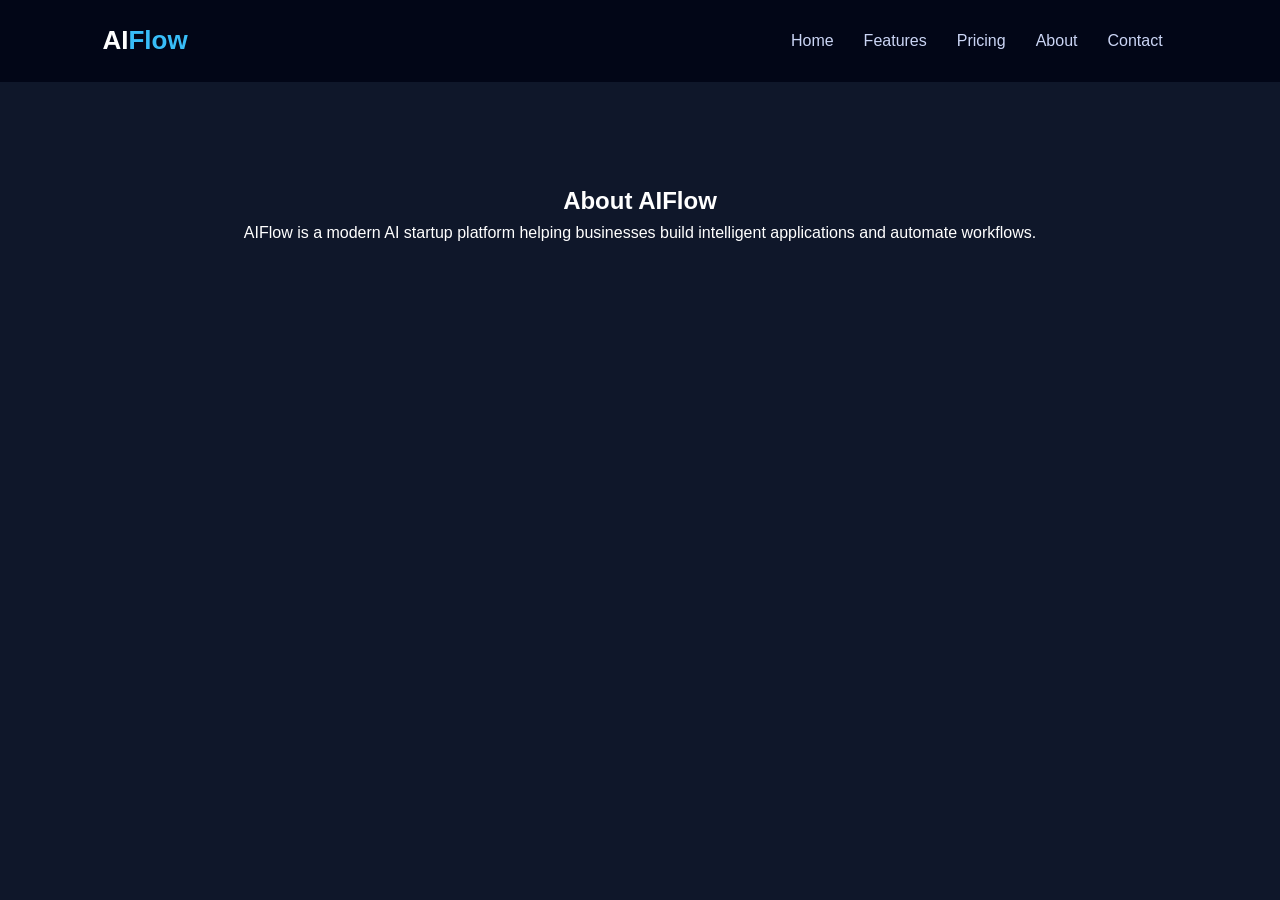
<file: about.html>
<!DOCTYPE html>
<html lang="en">
<head>

<meta charset="UTF-8">
<meta name="viewport" content="width=device-width, initial-scale=1.0">

<title>About AIFlow</title>

<link rel="stylesheet" href="style.css">

</head>

<body>

<header class="navbar">

<h2 class="logo">AI<span>Flow</span></h2>

<nav>

<a href="index.html">Home</a>
<a href="features.html">Features</a>
<a href="pricing.html">Pricing</a>
<a href="about.html">About</a>
<a href="contact.html">Contact</a>

</nav>

</header>


<section class="page">

<h1>About AIFlow</h1>

<p>
AIFlow is a modern AI startup platform helping businesses
build intelligent applications and automate workflows.
</p>

</section>

</body>
</html>
</file>
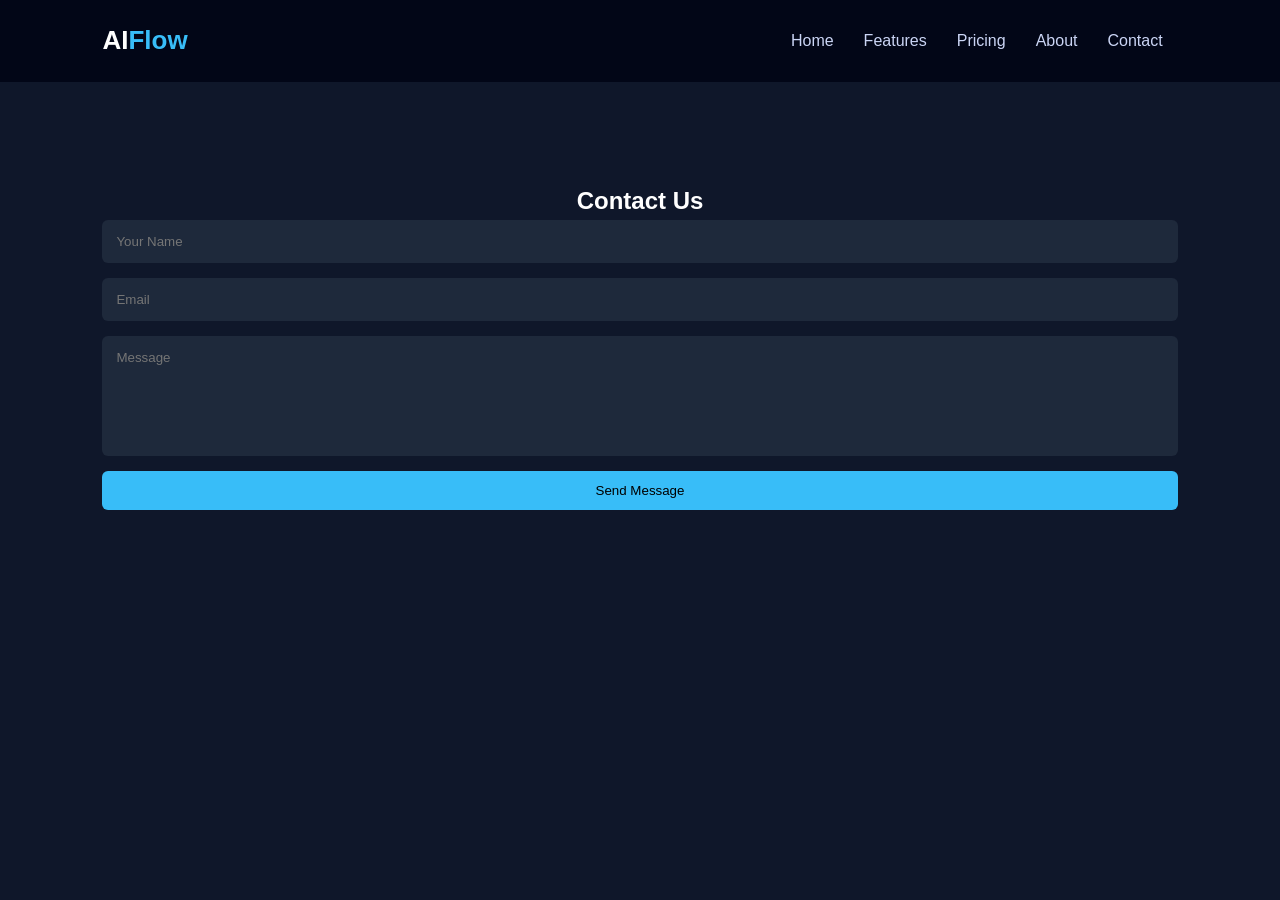
<file: contact.html>
<!DOCTYPE html>
<html lang="en">
<head>

<meta charset="UTF-8">
<meta name="viewport" content="width=device-width, initial-scale=1.0">

<title>Contact AIFlow</title>

<link rel="stylesheet" href="style.css">

</head>

<body>

<header class="navbar">

<h2 class="logo">AI<span>Flow</span></h2>

<nav>

<a href="index.html">Home</a>
<a href="features.html">Features</a>
<a href="pricing.html">Pricing</a>
<a href="about.html">About</a>
<a href="contact.html">Contact</a>

</nav>

</header>


<section class="page">

<h1>Contact Us</h1>

<form class="contact-form">

<input type="text" placeholder="Your Name">

<input type="email" placeholder="Email">

<textarea placeholder="Message"></textarea>

<button>Send Message</button>

</form>

</section>

</body>
</html>
</file>
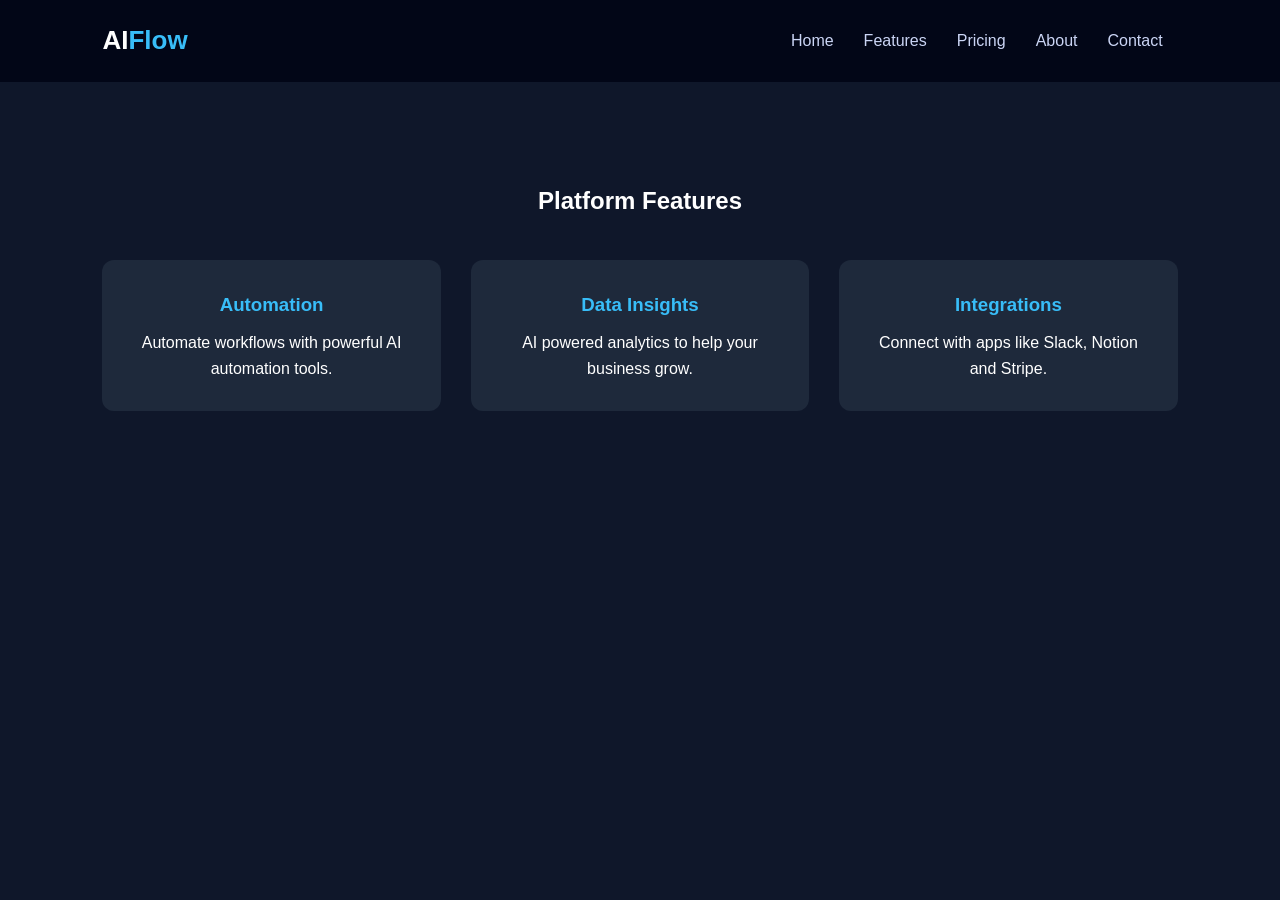
<file: features.html>
<!DOCTYPE html>
<html lang="en">
<head>

<meta charset="UTF-8">
<meta name="viewport" content="width=device-width, initial-scale=1.0">

<title>AIFlow Features</title>

<link rel="stylesheet" href="style.css">

</head>

<body>

<header class="navbar">

<h2 class="logo">AI<span>Flow</span></h2>

<nav>

<a href="index.html">Home</a>
<a href="features.html">Features</a>
<a href="pricing.html">Pricing</a>
<a href="about.html">About</a>
<a href="contact.html">Contact</a>

</nav>

</header>


<section class="page">

<h1>Platform Features</h1>

<div class="feature-grid">

<div class="feature">
<h3>Automation</h3>
<p>Automate workflows with powerful AI automation tools.</p>
</div>

<div class="feature">
<h3>Data Insights</h3>
<p>AI powered analytics to help your business grow.</p>
</div>

<div class="feature">
<h3>Integrations</h3>
<p>Connect with apps like Slack, Notion and Stripe.</p>
</div>

</div>

</section>

</body>
</html>
</file>
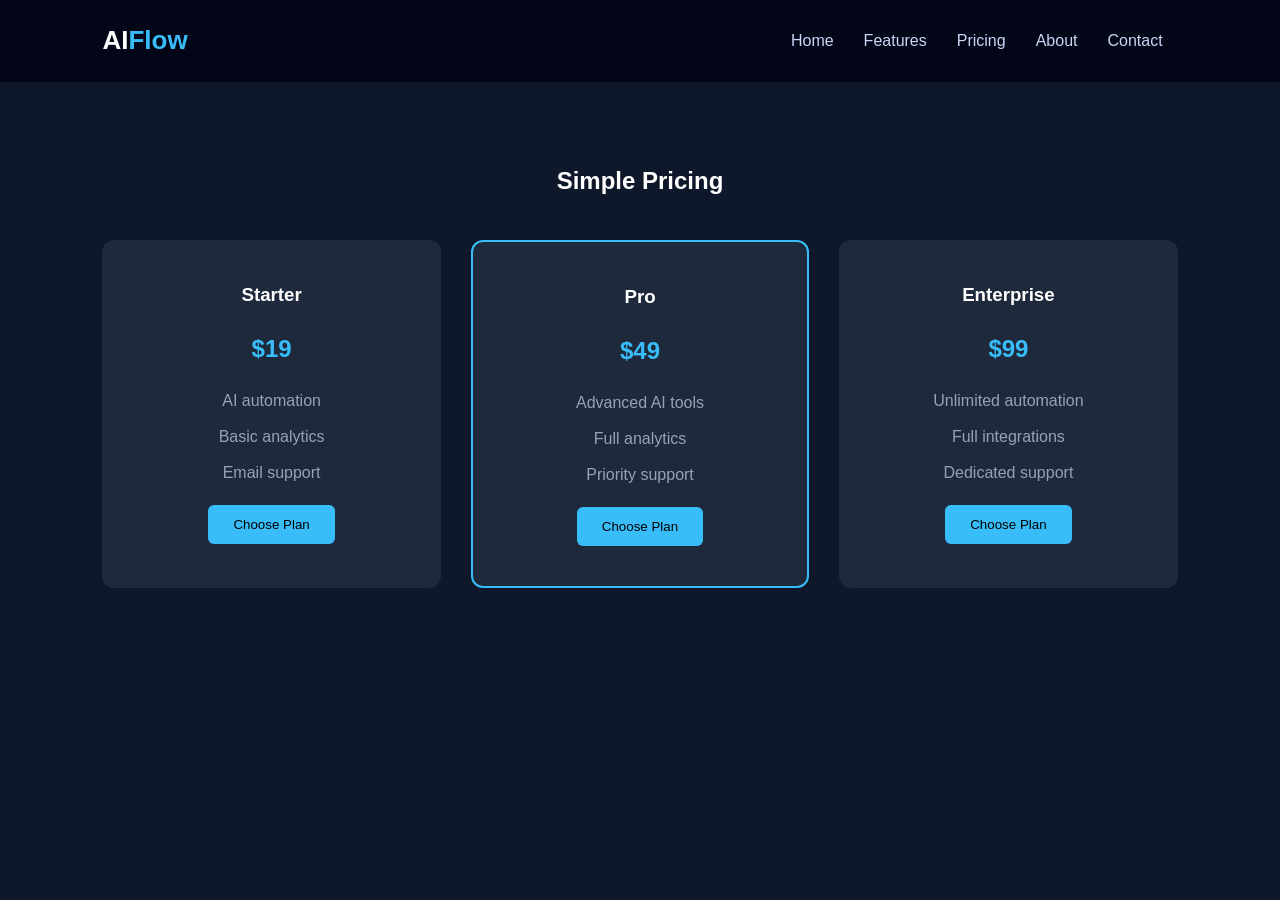
<file: pricing.html>
<!DOCTYPE html>
<html lang="en">
<head>

<meta charset="UTF-8">
<meta name="viewport" content="width=device-width, initial-scale=1.0">

<title>AIFlow Pricing</title>

<link rel="stylesheet" href="style.css">

</head>

<body>

<header class="navbar">

<h2 class="logo">AI<span>Flow</span></h2>

<nav>

<a href="index.html">Home</a>
<a href="features.html">Features</a>
<a href="pricing.html">Pricing</a>
<a href="about.html">About</a>
<a href="contact.html">Contact</a>

</nav>

</header>


<section class="pricing">

<h2>Simple Pricing</h2>

<div class="pricing-grid">

<div class="price-card">

<h3>Starter</h3>
<h1>$19</h1>

<ul>
<li>AI automation</li>
<li>Basic analytics</li>
<li>Email support</li>
</ul>

<button>Choose Plan</button>

</div>


<div class="price-card popular">

<h3>Pro</h3>
<h1>$49</h1>

<ul>
<li>Advanced AI tools</li>
<li>Full analytics</li>
<li>Priority support</li>
</ul>

<button>Choose Plan</button>

</div>


<div class="price-card">

<h3>Enterprise</h3>
<h1>$99</h1>

<ul>
<li>Unlimited automation</li>
<li>Full integrations</li>
<li>Dedicated support</li>
</ul>

<button>Choose Plan</button>

</div>

</div>

</section>

</body>
</html>
</file>
<file: style.css>
*{
margin:0;
padding:0;
box-sizing:border-box;
font-family:'Poppins',sans-serif;
}

body{
background:#0f172a;
color:white;
line-height:1.6;
}

/* NAVBAR */

.navbar{
display:flex;
justify-content:space-between;
align-items:center;
padding:20px 8%;
background:#020617;
flex-wrap:wrap;
}

.logo{
font-size:26px;
font-weight:bold;
}

.logo span{
color:#38bdf8;
}

nav{
display:flex;
flex-wrap:wrap;
}

nav a{
margin:0 15px;
text-decoration:none;
color:#cbd5f5;
transition:.3s;
}

nav a:hover{
color:#38bdf8;
}

.nav-btn{
background:#38bdf8;
border:none;
padding:10px 22px;
border-radius:6px;
cursor:pointer;
transition:.3s;
}

.nav-btn:hover{
background:#0ea5e9;
transform:scale(1.05);
}

/* HERO */

.hero{
display:flex;
align-items:center;
justify-content:space-between;
padding:80px 8%;
flex-wrap:wrap;
gap:40px;
}

.hero-text{
flex:1;
min-width:280px;
}

.hero-text h1{
font-size:48px;
margin-bottom:20px;
}

.hero-text p{
color:#94a3b8;
margin-bottom:30px;
max-width:500px;
}

.hero-buttons button{
margin-right:10px;
padding:12px 25px;
border:none;
border-radius:6px;
cursor:pointer;
transition:.3s;
}

.primary{
background:#38bdf8;
}

.primary:hover{
background:#0ea5e9;
transform:translateY(-2px);
}

.secondary{
background:#1e293b;
color:white;
}

.secondary:hover{
background:#334155;
}

.hero-image{
flex:1;
text-align:center;
}

.hero-image img{
width:100%;
max-width:450px;
border-radius:10px;
}

/* TRUSTED BRANDS */

.brands{
text-align:center;
padding:60px 8%;
}

.brand-logos{
display:flex;
justify-content:center;
gap:40px;
flex-wrap:wrap;
margin-top:20px;
color:#cbd5f5;
font-weight:bold;
}

/* FEATURES */

.features{
text-align:center;
padding:80px 8%;
}

.feature-grid{
display:grid;
grid-template-columns:repeat(3,1fr);
gap:30px;
margin-top:40px;
}

.feature{
background:#1e293b;
padding:30px;
border-radius:12px;
transition:.35s;
}

.feature:hover{
transform:translateY(-10px);
box-shadow:0 15px 40px rgba(0,0,0,.4);
}

.feature h3{
color:#38bdf8;
margin-bottom:10px;
}

/* PRICING */

.pricing{
padding:80px 8%;
text-align:center;
}

.pricing-grid{
display:grid;
grid-template-columns:repeat(3,1fr);
gap:30px;
margin-top:40px;
}

.price-card{
background:#1e293b;
padding:40px;
border-radius:12px;
transition:.3s;
}

.price-card:hover{
transform:translateY(-10px);
}

.price-card h1{
color:#38bdf8;
margin:20px 0;
}

.price-card ul{
list-style:none;
margin:20px 0;
color:#94a3b8;
}

.price-card li{
margin:10px 0;
}

.price-card button{
background:#38bdf8;
border:none;
padding:12px 25px;
border-radius:6px;
cursor:pointer;
}

.popular{
border:2px solid #38bdf8;
}

/* TESTIMONIALS */

.testimonials{
padding:80px 8%;
text-align:center;
}

.testimonial-grid{
display:grid;
grid-template-columns:repeat(3,1fr);
gap:30px;
margin-top:40px;
}

.testimonial{
background:#1e293b;
padding:30px;
border-radius:10px;
}

.testimonial h4{
margin-top:15px;
color:#38bdf8;
}

/* CTA */

.cta{
text-align:center;
padding:80px 8%;
background:#020617;
}

.cta button{
margin-top:20px;
padding:12px 25px;
background:#38bdf8;
border:none;
border-radius:6px;
cursor:pointer;
}

/* FOOTER */

footer{
padding:50px 8%;
background:#020617;
}

.footer-grid{
display:grid;
grid-template-columns:repeat(3,1fr);
gap:40px;
margin-bottom:30px;
}

.footer-grid a{
display:block;
margin:8px 0;
color:#94a3b8;
text-decoration:none;
}

.footer-grid a:hover{
color:#38bdf8;
}

.copyright{
text-align:center;
color:#64748b;
}

/* CONTACT PAGE */

.page{
padding:100px 8%;
text-align:center;
}

/* ABOUT PAGE */

.about-container{
max-width:1100px;
margin:auto;
padding:100px 8%;
text-align:center;
}

.about-container h1{
font-size:40px;
margin-bottom:20px;
}

.about-container p{
color:#94a3b8;
max-width:700px;
margin:auto;
margin-bottom:40px;
}

.about-grid{
display:grid;
grid-template-columns:repeat(3,1fr);
gap:30px;
margin-top:40px;
}

.about-card{
background:#1e293b;
padding:30px;
border-radius:12px;
transition:.3s;
}

.about-card:hover{
transform:translateY(-10px);
box-shadow:0 15px 40px rgba(0,0,0,.4);
}

.about-card h3{
color:#38bdf8;
margin-bottom:10px;
}

.about-card p{
color:#94a3b8;
}
/* CONTACT PAGE */

.contact-container{
max-width:1000px;
margin:auto;
padding:100px 8%;
text-align:center;
}

.contact-container h1{
font-size:38px;
margin-bottom:10px;
}

.contact-container p{
color:#94a3b8;
margin-bottom:40px;
}

.contact-grid{
display:grid;
grid-template-columns:1fr 1fr;
gap:40px;
align-items:center;
}

.contact-info{
text-align:left;
}

.contact-info h3{
margin-bottom:15px;
color:#38bdf8;
}

.contact-info p{
margin:10px 0;
color:#cbd5f5;
}

.contact-form{
display:flex;
flex-direction:column;
gap:15px;
}

.contact-form input,
.contact-form textarea{
padding:14px;
border:none;
border-radius:6px;
background:#1e293b;
color:white;
}

.contact-form textarea{
min-height:120px;
resize:none;
}

.contact-form button{
background:#38bdf8;
border:none;
padding:12px;
border-radius:6px;
cursor:pointer;
transition:.3s;
}

.contact-form button:hover{
background:#0ea5e9;
}
@media (max-width:1200px){

.hero-text h1{
font-size:42px;
}

.feature-grid,
.pricing-grid,
.testimonial-grid,
.about-grid{
grid-template-columns:repeat(2,1fr);
}

}

@media (max-width:900px){

.hero{
flex-direction:column;
text-align:center;
}

.hero-image img{
max-width:380px;
}

.contact-grid{
grid-template-columns:1fr;
}

.footer-grid{
grid-template-columns:repeat(2,1fr);
}

}

@media (max-width:768px){

.navbar{
flex-direction:column;
gap:15px;
text-align:center;
}

nav{
justify-content:center;
margin-top:10px;
}

.hero{
padding:60px 6%;
}

.hero-text h1{
font-size:34px;
}

.hero-buttons button{
margin-top:10px;
}

.feature-grid,
.pricing-grid,
.testimonial-grid,
.about-grid{
grid-template-columns:1fr;
}

}

@media (max-width:480px){

.hero-text h1{
font-size:28px;
}

.hero-text p{
font-size:14px;
}

.nav-btn{
padding:8px 18px;
}

.footer-grid{
grid-template-columns:1fr;
text-align:center;
}

.brand-logos{
gap:20px;
font-size:14px;
}

}
</file>
